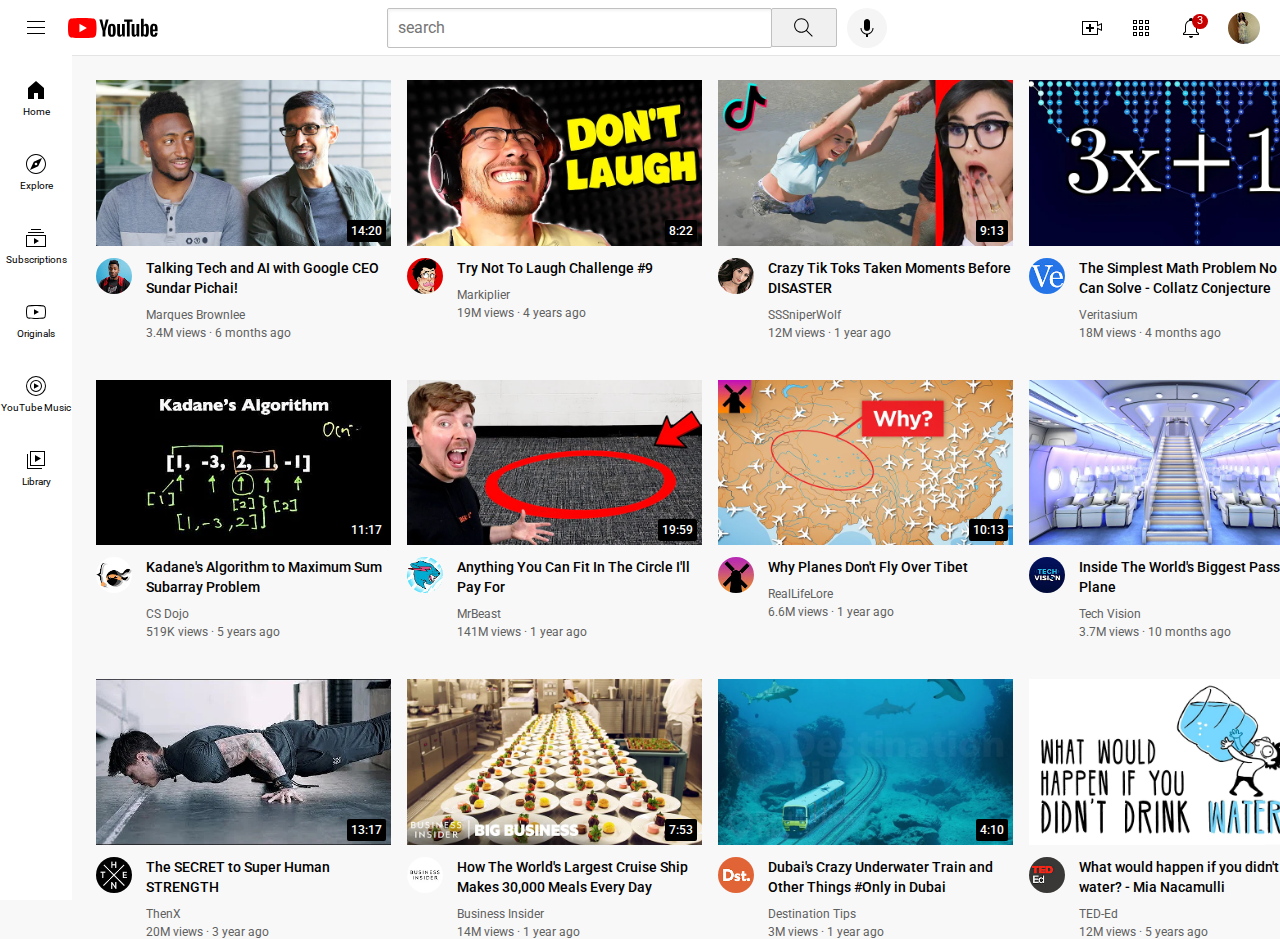
<file: index.html>
<!DOCTYPE html>
<html>
  <head>
    <title>YouTube clone</title>

    <link rel="preconnect" href="https://fonts.googleapis.com">
    <link rel="preconnect" href="https://fonts.gstatic.com" crossorigin>
    <link href="https://fonts.googleapis.com/css2?family=Roboto:wght@400;500;700&display=swap" rel="stylesheet">
   
    <link rel="stylesheet" href="Styles/general.css">
    <link rel="stylesheet" href="Styles/video.css">
    <link rel="stylesheet" href="Styles/header.css">
    <link rel="stylesheet" href="Styles/sidebar.css">
  
</head>
  <body>

    <header class="header">
      <div class="left-sec">
       <img class="hamburger-menu" src="icons/hamburger-menu.svg">
       <img class="youtube-logo" src="icons/youtube-logo.svg">
      </div>
      
      <div class="middle-sec">
        <input class="search-bar" type="textbox" placeholder="search">
        <button class="search-button">
          <img class="search-icon" src="icons/search.svg">
          <div class="tooltip">Search</div>
        </button>
        <!--put position absolute inside position relative to create tootip-->
        <button class="voice-search-button">
          <img class="voice-search-icon
          " src="icons/voice-search-icon.svg">
          <div class="tooltip">Search with your voice</div>
        </button>
      </div>
      
      <div class="right-sec">
        <div class="upload-icon-cont">
          <img class="upload-icon" src="icons/upload.svg">
          <div class="tooltip">Create</div>
        </div>

        <div class="youtube-apps-cont">
          <img class="youtube-apps-icon" src="icons/youtube-apps.svg">
          <div class="tooltip">YouTube Apps</div>
        </div>

       <div class="notif-icon-cont">
        <img class="notifications-icon" src="icons/notifications.svg">
        <div class="notifs">3</div>
        <div class="tooltip">Notifications</div>
      </div>

       <img class="display-pic" src="Thumbnails/unnamed.jpg">
      </div>
     
    </header>

    <nav class="sidebar">
      <div class="sidebar-link">
        <img src="icons/home.svg">
        <div>Home</div>
      </div>
      <div class="sidebar-link">
       <img src="icons/explore.svg">
       <div>Explore</div>
      </div>
      <div class="sidebar-link">
       <img src="icons/subscriptions.svg">
       <div>Subscriptions</div>
      </div>
      <div class="sidebar-link">
       <img src="icons/originals.svg">
       <div>Originals</div>
      </div>
      <div class="sidebar-link">
       <img src="icons/youtube-music.svg">
       <div>YouTube Music</div>
      </div>
      <div class="sidebar-link">
       <img src="icons/library.svg">
       <div>Library</div>
      </div>

    </nav>
   

  <main>
    <section class="video-grid">

      <div class="video-pre">
        <div class="thumbnail-row">
          <img class="thumbnail" src="Thumbnails/thumbnail-1.webp">
          <div class="video-time">14:20</div>
        </div>
  
        <div class="video-info-grid">
          <div class="channel-pic">
            <img class="pro-pic" src="channel-pics/channel-1.jpeg">
          </div>
          <div class="video-info">
            <p class="video-title">
              Talking Tech and AI with Google CEO Sundar Pichai!
             </p>
             <p class="video-author">
              Marques Brownlee
             </p>
             <p class="video-stats">
              3.4M views · 6 months ago
             </p>
          </div>
        </div>
      </div>
    
      <div class="video-pre">
        <div class="thumbnail-row">
          <img class="thumbnail" src="Thumbnails/thumbnail-2.webp">
          <div class="video-time">8:22</div>
        </div>
        <div class="video-info-grid">
          <div class="channel-pic">
            <img class="pro-pic" src="channel-pics/channel-2.jpeg">
          </div>
          <div class="video-info">
            <p class="video-title">
              Try Not To Laugh Challenge #9
             </p>
             <p class="video-author">
              Markiplier
             </p>
             <p class="video-stats">
              19M views · 4 years ago
             </p>
          </div>
        </div>
      </div>
    
      <div class="video-pre">
        <div class="thumbnail-row">
          <img class="thumbnail" src="Thumbnails/thumbnail-3.webp">
          <div class="video-time">9:13</div>
        </div>
        <div class="video-info-grid">
          <div class="channel-pic">
            <img class="pro-pic" src="channel-pics/channel-3.jpeg">
          </div>
          <div class="video-info">
            <p class="video-title">
              Crazy Tik Toks Taken Moments Before DISASTER
             </p>
             <p class="video-author">
              SSSniperWolf
             </p>
             <p class="video-stats">
              12M views · 1 year ago
             </p>
          </div>
        </div>
      </div>
    
      <div class="video-pre">
        <div class="thumbnail-row">
          <img class="thumbnail" src="Thumbnails/thumbnail-4.webp">
          <div class="video-time">22:09</div>
        </div>
        <div class="video-info-grid">
          <div class="channel-pic">
            <img class="pro-pic" src="channel-pics/channel-4.jpeg">
          </div>
          <div class="video-info">
            <p class="video-title">
              The Simplest Math Problem No One Can Solve - Collatz Conjecture
             </p>
             <p class="video-author">
              Veritasium
             </p>
             <p class="video-stats">
              18M views · 4 months ago
             </p>
          </div>
        </div>
      </div>
    
      <div class="video-pre">
        <div class="thumbnail-row">
          <img class="thumbnail" src="Thumbnails/thumbnail-5.webp">
          <div class="video-time">11:17</div>
        </div>
        <div class="video-info-grid">
          <div class="channel-pic">
            <img class="pro-pic" src="channel-pics/channel-5.jpeg">
          </div>
          <div class="video-info">
            <p class="video-title">
              Kadane's Algorithm to Maximum Sum Subarray Problem
             </p>
             <p class="video-author">
              CS Dojo
             </p>
             <p class="video-stats">
              519K views · 5 years ago
             </p>
          </div>
        </div>
      </div>
    
      <div class="video-pre">
        <div class="thumbnail-row">
          <img class="thumbnail" src="Thumbnails/thumbnail-6.webp">
          <div class="video-time">19:59</div>
        </div>
        <div class="video-info-grid">
          <div class="channel-pic">
            <img class="pro-pic" src="channel-pics/channel-6.jpeg">
          </div>
          <div class="video-info">
            <p class="video-title">
              Anything You Can Fit In The Circle I'll Pay For
             </p>
             <p class="video-author">
              MrBeast
             </p>
             <p class="video-stats">
              141M views · 1 year ago
             </p>
          </div>
        </div>
      </div>
  
      <div class="video-pre">
        <div class="thumbnail-row">
          <img class="thumbnail" src="Thumbnails/thumbnail-7.webp">
          <div class="video-time">10:13</div>
        </div>
        <div class="video-info-grid">
          <div class="channel-pic">
            <img class="pro-pic" src="channel-pics/channel-7.jpeg">
          </div>
          <div class="video-info">
            <p class="video-title">
              Why Planes Don't Fly Over Tibet
             </p>
             <p class="video-author">
              RealLifeLore
             </p>
             <p class="video-stats">
              6.6M views · 1 year ago
             </p>
          </div>
        </div>
      </div>
    
      <div class="video-pre">
        <div class="thumbnail-row">
          <img class="thumbnail" src="Thumbnails/thumbnail-8.webp">
          <div class="video-time">7:12</div>
        </div>
        <div class="video-info-grid">
          <div class="channel-pic">
            <img class="pro-pic" src="channel-pics/channel-8.jpeg">
          </div>
          <div class="video-info">
            <p class="video-title">
              Inside The World's Biggest Passenger Plane
             </p>
             <p class="video-author">
              Tech Vision
             </p>
             <p class="video-stats">
              3.7M views · 10 months ago
             </p>
          </div>
        </div>
      </div>
    
      <div class="video-pre">
        <div class="thumbnail-row">
          <img class="thumbnail" src="Thumbnails/thumbnail-9.webp">
          <div class="video-time">13:17</div>
        </div>
        <div class="video-info-grid">
          <div class="channel-pic">
            <img class="pro-pic" src="channel-pics/channel-9.jpeg">
          </div>
          <div class="video-info">
            <p class="video-title">
              The SECRET to Super Human STRENGTH
             </p>
             <p class="video-author">
              ThenX
             </p>
             <p class="video-stats">
              20M views · 3 year ago
             </p>
          </div>
        </div>
      </div>
    
      <div class="video-pre">
        <div class="thumbnail-row">
          <img class="thumbnail" src="Thumbnails/thumbnail-10.webp">
          <div class="video-time">7:53</div>
        </div>
        <div class="video-info-grid">
          <div class="channel-pic">
            <img class="pro-pic" src="channel-pics/channel-10.jpeg">
          </div>
          <div class="video-info">
            <p class="video-title">
              How The World's Largest Cruise Ship Makes 30,000 Meals Every Day
             </p>
             <p class="video-author">
              Business Insider
             </p>
             <p class="video-stats">
              14M views · 1 year ago
             </p>
          </div>
        </div>
      </div>
    
      <div class="video-pre">
        <div class="thumbnail-row">
          <img class="thumbnail" src="Thumbnails/thumbnail-11.webp">
          <div class="video-time">4:10</div>
        </div>
        <div class="video-info-grid">
          <div class="channel-pic">
            <img class="pro-pic" src="channel-pics/channel-11.jpeg">
          </div>
          <div class="video-info">
            <p class="video-title">
              Dubai's Crazy Underwater Train and Other Things #Only in Dubai
             </p>
             <p class="video-author">
              Destination Tips
             </p>
             <p class="video-stats">
              3M views · 1 year ago
             </p>
          </div>
        </div>
      </div>
    
      <div class="video-pre">
        <div class="thumbnail-row">
          <img class="thumbnail" src="Thumbnails/thumbnail-12.webp">
          <div class="video-time">4:51</div>
        </div>
        <div class="video-info-grid">
          <div class="channel-pic">
            <img class="pro-pic" src="channel-pics/channel-12.jpeg">
          </div>
          <div class="video-info">
            <p class="video-title">
              What would happen if you didn't drink water? - Mia Nacamulli
             </p>
             <p class="video-author">
              TED-Ed
             </p>
             <p class="video-stats">
              12M views · 5 years ago
             </p>
          </div>
        </div>
      </div>
     </section>
  </main>


  </body>
</html>
</file>
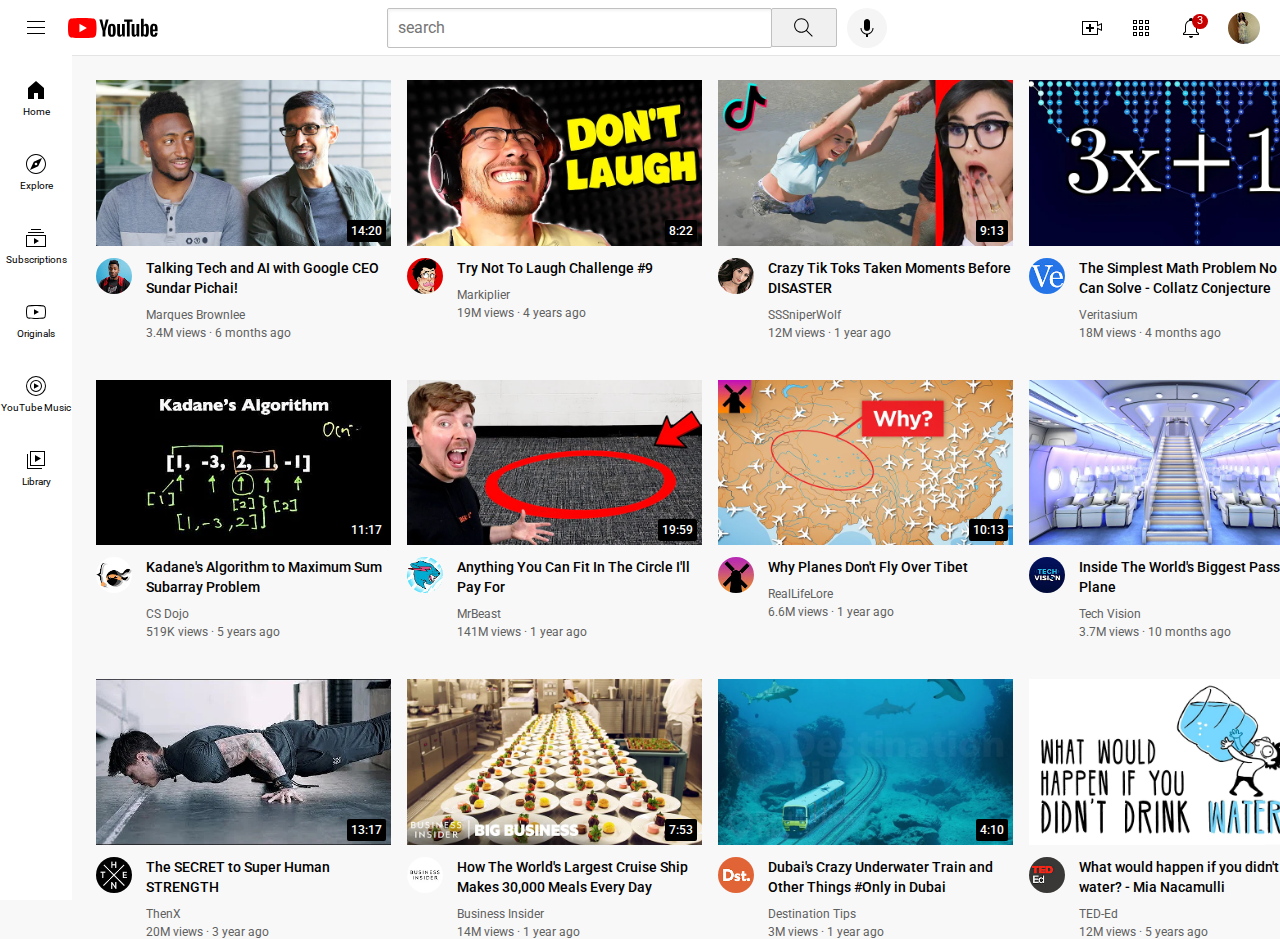
<file: youtube.html>
<!DOCTYPE html>
<html>
  <head>
    <title>youtube.com clone</title>

    <link rel="preconnect" href="https://fonts.googleapis.com">
    <link rel="preconnect" href="https://fonts.gstatic.com" crossorigin>
    <link href="https://fonts.googleapis.com/css2?family=Roboto:wght@400;500;700&display=swap" rel="stylesheet">
   
    <link rel="stylesheet" href="Styles/general.css">
    <link rel="stylesheet" href="Styles/video.css">
    <link rel="stylesheet" href="Styles/header.css">
    <link rel="stylesheet" href="Styles/sidebar.css">
  
</head>
  <body>

    <header class="header">
      <div class="left-sec">
       <img class="hamburger-menu" src="icons/hamburger-menu.svg">
       <img class="youtube-logo" src="icons/youtube-logo.svg">
      </div>
      
      <div class="middle-sec">
        <input class="search-bar" type="textbox" placeholder="search">
        <button class="search-button">
          <img class="search-icon" src="icons/search.svg">
          <div class="tooltip">Search</div>
        </button>
        <!--put position absolute inside position relative to create tootip-->
        <button class="voice-search-button">
          <img class="voice-search-icon
          " src="icons/voice-search-icon.svg">
          <div class="tooltip">Search with your voice</div>
        </button>
      </div>
      
      <div class="right-sec">
        <div class="upload-icon-cont">
          <img class="upload-icon" src="icons/upload.svg">
          <div class="tooltip">Create</div>
        </div>

        <div class="youtube-apps-cont">
          <img class="youtube-apps-icon" src="icons/youtube-apps.svg">
          <div class="tooltip">YouTube Apps</div>
        </div>

       <div class="notif-icon-cont">
        <img class="notifications-icon" src="icons/notifications.svg">
        <div class="notifs">3</div>
        <div class="tooltip">Notifications</div>
      </div>

       <img class="display-pic" src="Thumbnails/unnamed.jpg">
      </div>
     
    </header>

    <nav class="sidebar">
      <div class="sidebar-link">
        <img src="icons/home.svg">
        <div>Home</div>
      </div>
      <div class="sidebar-link">
       <img src="icons/explore.svg">
       <div>Explore</div>
      </div>
      <div class="sidebar-link">
       <img src="icons/subscriptions.svg">
       <div>Subscriptions</div>
      </div>
      <div class="sidebar-link">
       <img src="icons/originals.svg">
       <div>Originals</div>
      </div>
      <div class="sidebar-link">
       <img src="icons/youtube-music.svg">
       <div>YouTube Music</div>
      </div>
      <div class="sidebar-link">
       <img src="icons/library.svg">
       <div>Library</div>
      </div>

    </nav>
   

  <main>
    <section class="video-grid">

      <div class="video-pre">
        <div class="thumbnail-row">
          <img class="thumbnail" src="Thumbnails/thumbnail-1.webp">
          <div class="video-time">14:20</div>
        </div>
  
        <div class="video-info-grid">
          <div class="channel-pic">
            <img class="pro-pic" src="channel-pics/channel-1.jpeg">
          </div>
          <div class="video-info">
            <p class="video-title">
              Talking Tech and AI with Google CEO Sundar Pichai!
             </p>
             <p class="video-author">
              Marques Brownlee
             </p>
             <p class="video-stats">
              3.4M views · 6 months ago
             </p>
          </div>
        </div>
      </div>
    
      <div class="video-pre">
        <div class="thumbnail-row">
          <img class="thumbnail" src="Thumbnails/thumbnail-2.webp">
          <div class="video-time">8:22</div>
        </div>
        <div class="video-info-grid">
          <div class="channel-pic">
            <img class="pro-pic" src="channel-pics/channel-2.jpeg">
          </div>
          <div class="video-info">
            <p class="video-title">
              Try Not To Laugh Challenge #9
             </p>
             <p class="video-author">
              Markiplier
             </p>
             <p class="video-stats">
              19M views · 4 years ago
             </p>
          </div>
        </div>
      </div>
    
      <div class="video-pre">
        <div class="thumbnail-row">
          <img class="thumbnail" src="Thumbnails/thumbnail-3.webp">
          <div class="video-time">9:13</div>
        </div>
        <div class="video-info-grid">
          <div class="channel-pic">
            <img class="pro-pic" src="channel-pics/channel-3.jpeg">
          </div>
          <div class="video-info">
            <p class="video-title">
              Crazy Tik Toks Taken Moments Before DISASTER
             </p>
             <p class="video-author">
              SSSniperWolf
             </p>
             <p class="video-stats">
              12M views · 1 year ago
             </p>
          </div>
        </div>
      </div>
    
      <div class="video-pre">
        <div class="thumbnail-row">
          <img class="thumbnail" src="Thumbnails/thumbnail-4.webp">
          <div class="video-time">22:09</div>
        </div>
        <div class="video-info-grid">
          <div class="channel-pic">
            <img class="pro-pic" src="channel-pics/channel-4.jpeg">
          </div>
          <div class="video-info">
            <p class="video-title">
              The Simplest Math Problem No One Can Solve - Collatz Conjecture
             </p>
             <p class="video-author">
              Veritasium
             </p>
             <p class="video-stats">
              18M views · 4 months ago
             </p>
          </div>
        </div>
      </div>
    
      <div class="video-pre">
        <div class="thumbnail-row">
          <img class="thumbnail" src="Thumbnails/thumbnail-5.webp">
          <div class="video-time">11:17</div>
        </div>
        <div class="video-info-grid">
          <div class="channel-pic">
            <img class="pro-pic" src="channel-pics/channel-5.jpeg">
          </div>
          <div class="video-info">
            <p class="video-title">
              Kadane's Algorithm to Maximum Sum Subarray Problem
             </p>
             <p class="video-author">
              CS Dojo
             </p>
             <p class="video-stats">
              519K views · 5 years ago
             </p>
          </div>
        </div>
      </div>
    
      <div class="video-pre">
        <div class="thumbnail-row">
          <img class="thumbnail" src="Thumbnails/thumbnail-6.webp">
          <div class="video-time">19:59</div>
        </div>
        <div class="video-info-grid">
          <div class="channel-pic">
            <img class="pro-pic" src="channel-pics/channel-6.jpeg">
          </div>
          <div class="video-info">
            <p class="video-title">
              Anything You Can Fit In The Circle I'll Pay For
             </p>
             <p class="video-author">
              MrBeast
             </p>
             <p class="video-stats">
              141M views · 1 year ago
             </p>
          </div>
        </div>
      </div>
  
      <div class="video-pre">
        <div class="thumbnail-row">
          <img class="thumbnail" src="Thumbnails/thumbnail-7.webp">
          <div class="video-time">10:13</div>
        </div>
        <div class="video-info-grid">
          <div class="channel-pic">
            <img class="pro-pic" src="channel-pics/channel-7.jpeg">
          </div>
          <div class="video-info">
            <p class="video-title">
              Why Planes Don't Fly Over Tibet
             </p>
             <p class="video-author">
              RealLifeLore
             </p>
             <p class="video-stats">
              6.6M views · 1 year ago
             </p>
          </div>
        </div>
      </div>
    
      <div class="video-pre">
        <div class="thumbnail-row">
          <img class="thumbnail" src="Thumbnails/thumbnail-8.webp">
          <div class="video-time">7:12</div>
        </div>
        <div class="video-info-grid">
          <div class="channel-pic">
            <img class="pro-pic" src="channel-pics/channel-8.jpeg">
          </div>
          <div class="video-info">
            <p class="video-title">
              Inside The World's Biggest Passenger Plane
             </p>
             <p class="video-author">
              Tech Vision
             </p>
             <p class="video-stats">
              3.7M views · 10 months ago
             </p>
          </div>
        </div>
      </div>
    
      <div class="video-pre">
        <div class="thumbnail-row">
          <img class="thumbnail" src="Thumbnails/thumbnail-9.webp">
          <div class="video-time">13:17</div>
        </div>
        <div class="video-info-grid">
          <div class="channel-pic">
            <img class="pro-pic" src="channel-pics/channel-9.jpeg">
          </div>
          <div class="video-info">
            <p class="video-title">
              The SECRET to Super Human STRENGTH
             </p>
             <p class="video-author">
              ThenX
             </p>
             <p class="video-stats">
              20M views · 3 year ago
             </p>
          </div>
        </div>
      </div>
    
      <div class="video-pre">
        <div class="thumbnail-row">
          <img class="thumbnail" src="Thumbnails/thumbnail-10.webp">
          <div class="video-time">7:53</div>
        </div>
        <div class="video-info-grid">
          <div class="channel-pic">
            <img class="pro-pic" src="channel-pics/channel-10.jpeg">
          </div>
          <div class="video-info">
            <p class="video-title">
              How The World's Largest Cruise Ship Makes 30,000 Meals Every Day
             </p>
             <p class="video-author">
              Business Insider
             </p>
             <p class="video-stats">
              14M views · 1 year ago
             </p>
          </div>
        </div>
      </div>
    
      <div class="video-pre">
        <div class="thumbnail-row">
          <img class="thumbnail" src="Thumbnails/thumbnail-11.webp">
          <div class="video-time">4:10</div>
        </div>
        <div class="video-info-grid">
          <div class="channel-pic">
            <img class="pro-pic" src="channel-pics/channel-11.jpeg">
          </div>
          <div class="video-info">
            <p class="video-title">
              Dubai's Crazy Underwater Train and Other Things #Only in Dubai
             </p>
             <p class="video-author">
              Destination Tips
             </p>
             <p class="video-stats">
              3M views · 1 year ago
             </p>
          </div>
        </div>
      </div>
    
      <div class="video-pre">
        <div class="thumbnail-row">
          <img class="thumbnail" src="Thumbnails/thumbnail-12.webp">
          <div class="video-time">4:51</div>
        </div>
        <div class="video-info-grid">
          <div class="channel-pic">
            <img class="pro-pic" src="channel-pics/channel-12.jpeg">
          </div>
          <div class="video-info">
            <p class="video-title">
              What would happen if you didn't drink water? - Mia Nacamulli
             </p>
             <p class="video-author">
              TED-Ed
             </p>
             <p class="video-stats">
              12M views · 5 years ago
             </p>
          </div>
        </div>
      </div>
     </section>
  </main>


  </body>
</html>
</file>
<file: Styles/general.css>
p{
  margin-top: 0;
  margin-bottom: 0;
}

body{
  /*This style will be inherited*/
  margin: 0;
  padding-top: 80px;
  padding-left: 96px;
  padding-right: 24px;
  background-color: rgb(248, 248, 248);
  font-family: roboto, arial;
}
</file>
<file: Styles/video.css>
.thumbnail{
  width: 100%;
}

.video-title{
margin-top: 0;
font-weight: 500;
font-size: 14px;
line-height: 20px;
margin-bottom: 10px;

}


.video-info-grid{
  display: grid;
  grid-template-columns: 50px 1fr;
}

.channel-pic{
  width: 50px;
  vertical-align: top;
}

.channel-pic:hover,
.video-title:hover,
.thumbnail:hover{
  cursor: pointer;
}

.video-info{
  width: 245px;
}

.pro-pic{
  width: 36px;
  border-radius: 50px;

}

.thumbnail-row{
  margin-bottom: 8px;
  position: relative;
}

.video-author,.video-stats{
  font-size: 12px;
  color:rgb(96, 96, 96) ;
}

.video-author{
  margin-bottom: 4px;
}

.video-grid{
  display: grid;
  grid-template-columns: 1fr 1fr 1fr;
  column-gap: 16px;
  row-gap: 40px;
}

@media (max-width:750px) {
  .video-grid{
    grid-template-columns: 1fr 1fr;
  }
}


@media (min-width: 751px) and (max-width:999px){
  .video-grid{
    grid-template-columns: 1fr 1fr 1fr;
  }
}


@media (min-width:1000px) {
  .video-grid{
    grid-template-columns: 1fr 1fr 1fr 1fr;
  }
}

.video-time{
  background-color: black;
  color: white;
  position: absolute;
  bottom: 8px;
  right: 5px;
  font-size: 12px;
  font-weight: 500;
  padding: 4px;
  border-radius: 2px;
}
</file>
<file: Styles/header.css>
.header{
  height: 55px;
  background-color: white;
  border-bottom-width: 1px;
  border-bottom-style: solid;
  border-bottom-color: rgb(228, 228, 228);

  display: flex;
  flex-direction: row;
  justify-content: space-between;
  
  position: fixed;
  top: 0;
  right: 0;
  left: 0;
  z-index: 1;

}

.hamburger-menu:hover,
.youtube-logo:hover,
.search-button:hover,
.voice-search-button:hover,
.upload-icon:hover,
.youtube-apps-icon:hover,
.notifications-icon:hover,
.display-pic:hover{
  cursor: pointer;
}

.left-sec{
  display: flex;
  align-items: center;
}

.hamburger-menu{
  height: 24px;
  margin-left: 24px;
  margin-right: 20px;
}

.youtube-logo{
  height: 20px;
}

.middle-sec{
  flex: 1;
  margin-left: 70px;
  margin-right: 35px;
  max-width: 500px;
  display: flex;
  align-items: center;

}

.search-bar{
 flex: 1;
 height: 36px;
 padding-left: 10px;
 font-size: 16px;
 border: 1px solid rgb(192, 192, 192);
 border-radius: 2px;
 box-shadow: inset 1px 2px 3px rgba(0, 0, 0, 0.05);
 width: 0;
}

.search-bar::placeholder{
  font-family: roboto, arial;
  font-size: 16px;
}

.search-button{
  height: 39px;
  width: 66px;
  background-color: rgb(240, 240, 240);
  border-width: 1px;
  border-style: solid;
  border-color: rgb(192, 192, 192); 
  margin-left: -1px;
  margin-right: 10px;
  border-radius: 2px;

}

.search-button:hover{
  cursor: pointer;
}


.search-button, .voice-search-button,
.upload-icon-cont, .notif-icon-cont,
.youtube-apps-cont
{
  position: relative;
  display: flex;
  justify-content: center;
  align-items: center;
}

.search-button .tooltip,
.voice-search-button .tooltip,
.upload-icon-cont .tooltip,
.youtube-apps-cont .tooltip,
.notif-icon-cont .tooltip{
  position: absolute;
  background-color: gray;
  color: white;
  padding-top: 4px;
  padding-bottom: 4px;
  padding-left: 8px;
  padding-right: 8px;
  border-radius: 2px;
  font-size: 12px;
  bottom: -30px;
  opacity: 0;
  transition: opacity 0.15s;
  pointer-events: none;
  white-space: nowrap;
}

.search-button:hover .tooltip,
.voice-search-button:hover .tooltip,
.upload-icon-cont:hover .tooltip,
.notif-icon-cont:hover .tooltip,
.youtube-apps-cont:hover .tooltip{
  opacity: 1;

}


.search-icon{
  height: 25px;
  }

.voice-search-button{
  height: 40px;
  width: 40px;
  border-radius: 20px;
  border: none;
  background-color: rgb(245, 245, 245);
}

.voice-search-icon{
  height: 24px;
}

.right-sec{
  width: 180px;
  display: flex;
  align-items: center;
  justify-content: space-between;
  flex-shrink: 0;
  margin-right: 20px;
}

.upload-icon{
  height: 24px;
}

.youtube-apps-icon{
  height: 24px;
}

.notifications-icon{
   height: 24px;
}


.notifs{
  position: absolute;
  top: -2px;
  right: -5px;
  background-color: rgb(200,  0, 0);
  color: white;
  font-size: 11px;
  padding-left: 5px;
  padding-right: 5px;
  padding-bottom: 2px;
  padding-bottom: 2px;
  border-radius: 10px;
}

.display-pic{
 height: 32px;
 border-radius: 16px;
}
</file>
<file: Styles/sidebar.css>
.sidebar{
  position: fixed;
  left: 0;
  bottom: 0;
  top: 55px;
  background-color: white;
  width: 72px;
  z-index: 200;
  padding-top: 5px;
}

.sidebar-link{
  background-color: white;
  height: 74px;
  display: flex;
  justify-content: center;
  align-items: center;
  flex-direction: column;
}

.sidebar-link:hover{
  background-color: rgb(235, 235, 235);
  cursor: pointer;
}

.sidebar-link img{
  height: 24px;
  margin-bottom: 4px;
}


.sidebar-link div{
  font-size: 10px;

}
</file>
